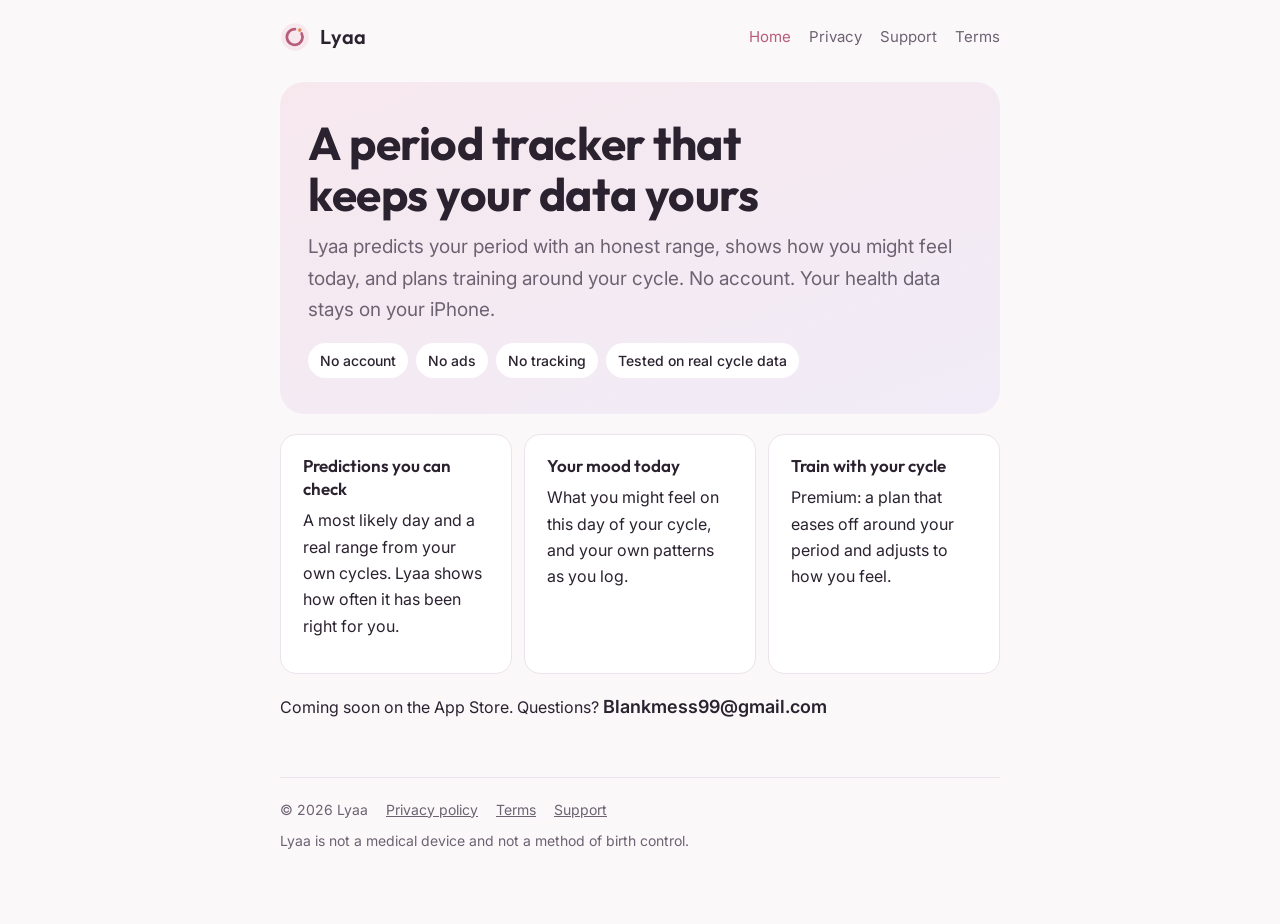
<file: index.html>
<!doctype html>
<html lang="en">
<head>
<meta charset="utf-8">
<meta name="viewport" content="width=device-width, initial-scale=1, viewport-fit=cover">
<title>Lyaa</title>
<meta name="description" content="A private period tracker: honest predictions, your mood today, training with your cycle.">
<link rel="stylesheet" href="https://fonts.googleapis.com/css2?family=Outfit:wght@500;600;700&family=Inter:wght@400;500;600&display=swap">
<link rel="stylesheet" href="style.css">
</head>
<body>
<div class="wrap">
<header class="site"><a class="brand" href="index.html"><svg class="mark" viewBox="0 0 100 100" aria-hidden="true">
<circle cx="50" cy="50" r="46" fill="var(--rose-soft)"/>
<path d="M50 24 A26 26 0 1 0 72 38" fill="none" stroke="var(--rose)" stroke-width="9" stroke-linecap="round"/>
<circle cx="66" cy="27" r="6" fill="#e08a5f"/></svg>Lyaa</a><nav class="site" aria-label="Site"><a href="index.html" aria-current="page">Home</a><a href="privacy.html">Privacy</a><a href="support.html">Support</a><a href="terms.html">Terms</a></nav></header>
<main>

<section class="hero">
<h1>A period tracker that keeps your data yours</h1>
<p class="lede">Lyaa predicts your period with an honest range, shows how you might feel today, and plans training around your cycle. No account. Your health data stays on your iPhone.</p>
<div class="badges"><span>No account</span><span>No ads</span><span>No tracking</span><span>Tested on real cycle data</span></div>
</section>
<div class="grid">
<div class="panel"><h3>Predictions you can check</h3><p>A most likely day and a real range from your own cycles. Lyaa shows how often it has been right for you.</p></div>
<div class="panel"><h3>Your mood today</h3><p>What you might feel on this day of your cycle, and your own patterns as you log.</p></div>
<div class="panel"><h3>Train with your cycle</h3><p>Premium: a plan that eases off around your period and adjusts to how you feel.</p></div>
</div>
<p>Coming soon on the App Store. Questions? <span class="email">Blankmess99@gmail.com</span></p>

</main>
<footer class="site"><span>© 2026 Lyaa</span><a href="privacy.html">Privacy policy</a><a href="terms.html">Terms</a><a href="support.html">Support</a><span>Lyaa is not a medical device and not a method of birth control.</span></footer>
</div>
</body>
</html>
</file>
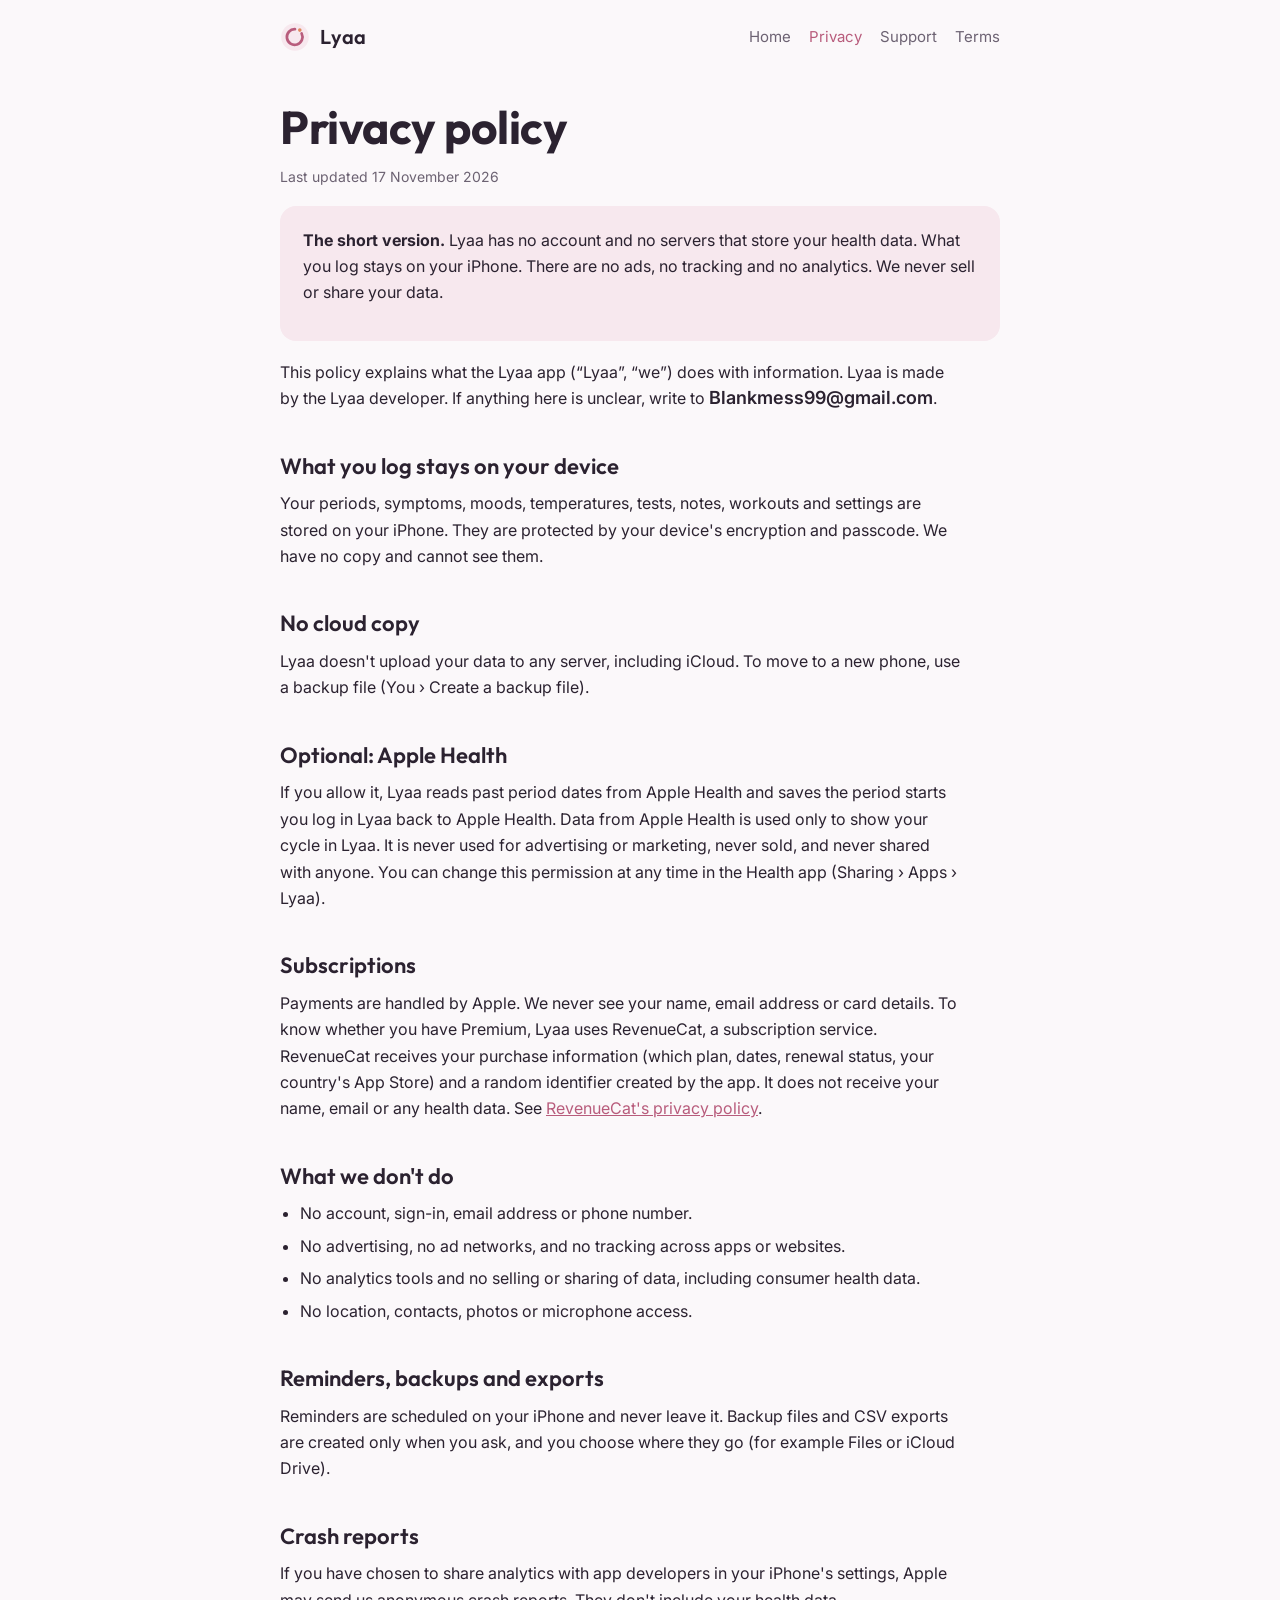
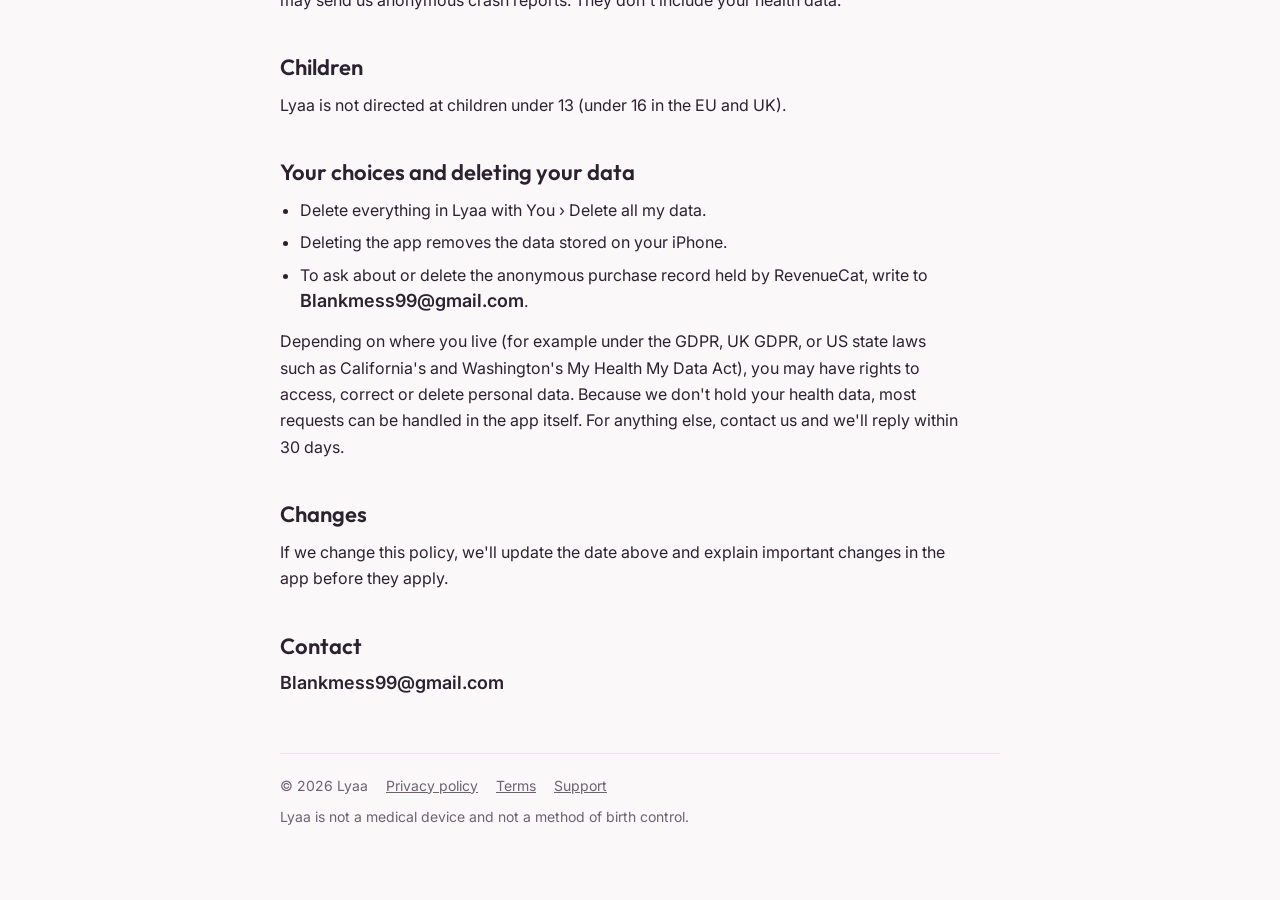
<file: privacy.html>
<!doctype html>
<html lang="en">
<head>
<meta charset="utf-8">
<meta name="viewport" content="width=device-width, initial-scale=1, viewport-fit=cover">
<title>Lyaa Privacy Policy</title>
<meta name="description" content="How Lyaa handles your information: no account, data on your iPhone, no ads or tracking.">
<link rel="stylesheet" href="https://fonts.googleapis.com/css2?family=Outfit:wght@500;600;700&family=Inter:wght@400;500;600&display=swap">
<link rel="stylesheet" href="style.css">
</head>
<body>
<div class="wrap">
<header class="site"><a class="brand" href="index.html"><svg class="mark" viewBox="0 0 100 100" aria-hidden="true">
<circle cx="50" cy="50" r="46" fill="var(--rose-soft)"/>
<path d="M50 24 A26 26 0 1 0 72 38" fill="none" stroke="var(--rose)" stroke-width="9" stroke-linecap="round"/>
<circle cx="66" cy="27" r="6" fill="#e08a5f"/></svg>Lyaa</a><nav class="site" aria-label="Site"><a href="index.html">Home</a><a href="privacy.html" aria-current="page">Privacy</a><a href="support.html">Support</a><a href="terms.html">Terms</a></nav></header>
<main>

<h1>Privacy policy</h1>
<p class="meta">Last updated 17 November 2026</p>
<div class="panel soft">
<p><strong>The short version.</strong> Lyaa has no account and no servers that store your health data. What you log stays on your iPhone. There are no ads, no tracking and no analytics. We never sell or share your data.</p>
</div>

<p>This policy explains what the Lyaa app (“Lyaa”, “we”) does with information. Lyaa is made by the Lyaa developer. If anything here is unclear, write to <span class="email">Blankmess99@gmail.com</span>.</p>

<h2>What you log stays on your device</h2>
<p>Your periods, symptoms, moods, temperatures, tests, notes, workouts and settings are stored on your iPhone. They are protected by your device's encryption and passcode. We have no copy and cannot see them.</p>

<h2>No cloud copy</h2>
<p>Lyaa doesn't upload your data to any server, including iCloud. To move to a new phone, use a backup file (You › Create a backup file).</p>

<h2>Optional: Apple Health</h2>
<p>If you allow it, Lyaa reads past period dates from Apple Health and saves the period starts you log in Lyaa back to Apple Health. Data from Apple Health is used only to show your cycle in Lyaa. It is never used for advertising or marketing, never sold, and never shared with anyone. You can change this permission at any time in the Health app (Sharing › Apps › Lyaa).</p>

<h2>Subscriptions</h2>
<p>Payments are handled by Apple. We never see your name, email address or card details. To know whether you have Premium, Lyaa uses RevenueCat, a subscription service. RevenueCat receives your purchase information (which plan, dates, renewal status, your country's App Store) and a random identifier created by the app. It does not receive your name, email or any health data. See <a href="https://www.revenuecat.com/privacy/">RevenueCat's privacy policy</a>.</p>

<h2>What we don't do</h2>
<ul>
<li>No account, sign-in, email address or phone number.</li>
<li>No advertising, no ad networks, and no tracking across apps or websites.</li>
<li>No analytics tools and no selling or sharing of data, including consumer health data.</li>
<li>No location, contacts, photos or microphone access.</li>
</ul>

<h2>Reminders, backups and exports</h2>
<p>Reminders are scheduled on your iPhone and never leave it. Backup files and CSV exports are created only when you ask, and you choose where they go (for example Files or iCloud Drive).</p>

<h2>Crash reports</h2>
<p>If you have chosen to share analytics with app developers in your iPhone's settings, Apple may send us anonymous crash reports. They don't include your health data.</p>

<h2>Children</h2>
<p>Lyaa is not directed at children under 13 (under 16 in the EU and UK).</p>

<h2>Your choices and deleting your data</h2>
<ul>
<li>Delete everything in Lyaa with You › Delete all my data.</li>
<li>Deleting the app removes the data stored on your iPhone.</li>
<li>To ask about or delete the anonymous purchase record held by RevenueCat, write to <span class="email">Blankmess99@gmail.com</span>.</li>
</ul>
<p>Depending on where you live (for example under the GDPR, UK GDPR, or US state laws such as California's and Washington's My Health My Data Act), you may have rights to access, correct or delete personal data. Because we don't hold your health data, most requests can be handled in the app itself. For anything else, contact us and we'll reply within 30 days.</p>

<h2>Changes</h2>
<p>If we change this policy, we'll update the date above and explain important changes in the app before they apply.</p>

<h2>Contact</h2>
<p><span class="email">Blankmess99@gmail.com</span></p>

</main>
<footer class="site"><span>© 2026 Lyaa</span><a href="privacy.html">Privacy policy</a><a href="terms.html">Terms</a><a href="support.html">Support</a><span>Lyaa is not a medical device and not a method of birth control.</span></footer>
</div>
</body>
</html>
</file>
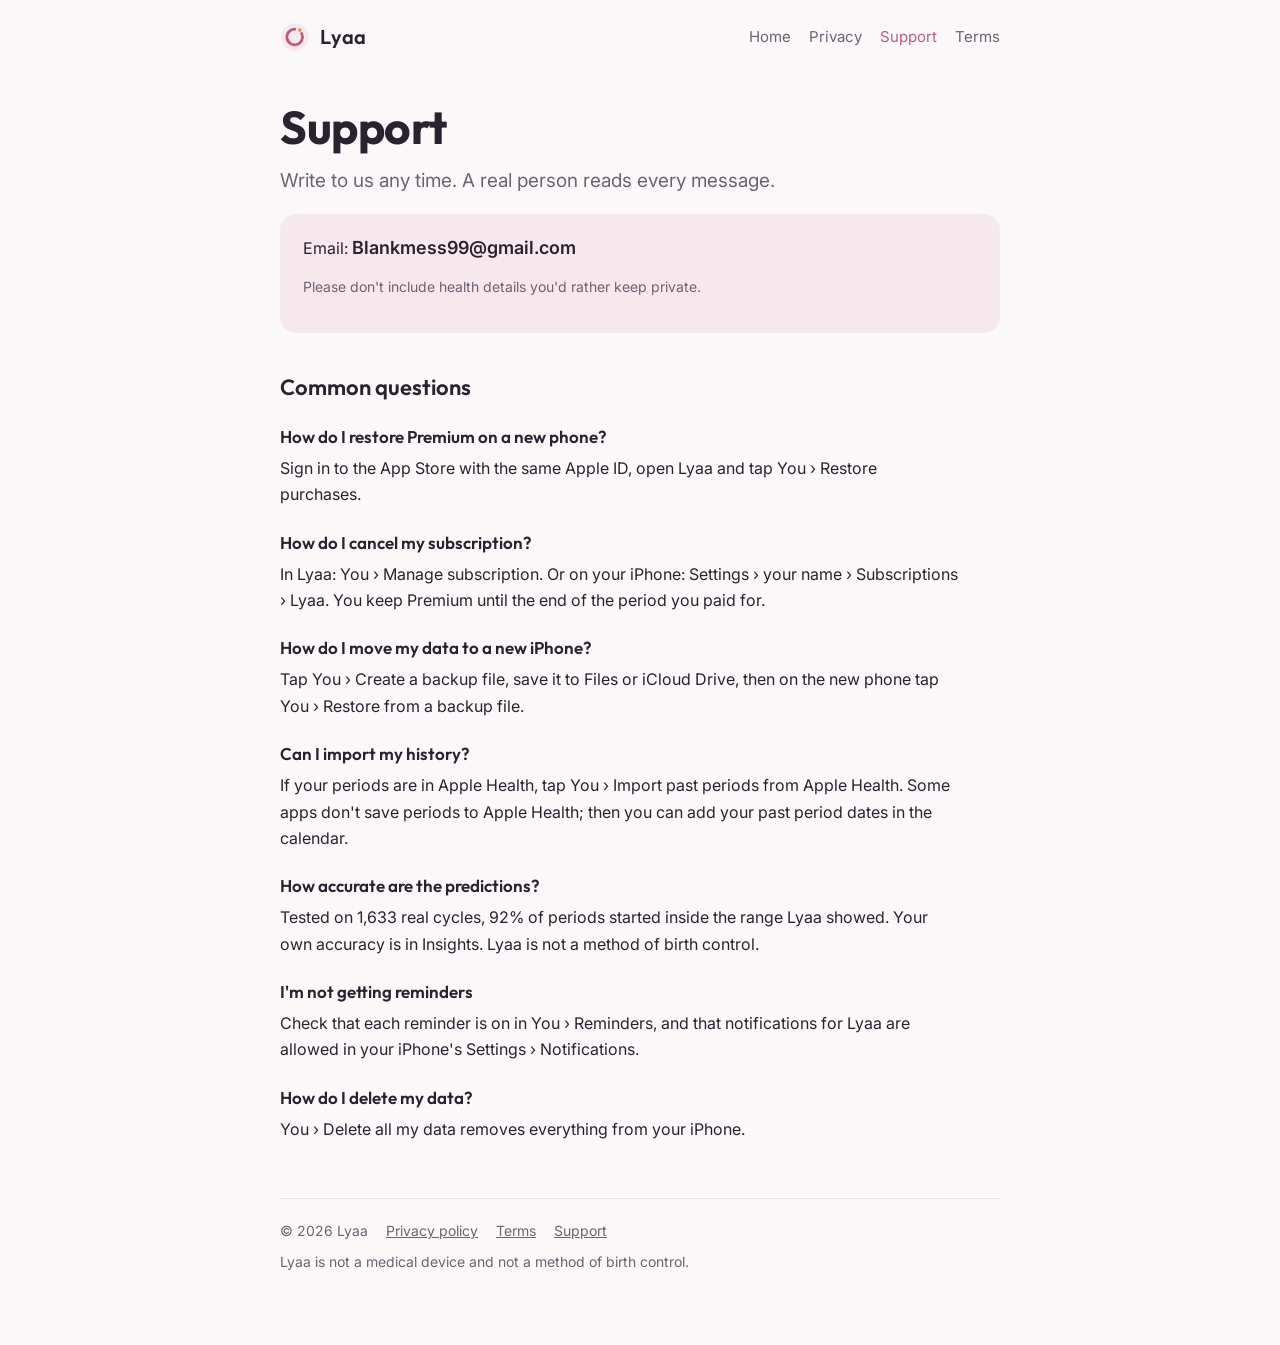
<file: support.html>
<!doctype html>
<html lang="en">
<head>
<meta charset="utf-8">
<meta name="viewport" content="width=device-width, initial-scale=1, viewport-fit=cover">
<title>Lyaa Support</title>
<meta name="description" content="Help with Lyaa: subscriptions, backups, Apple Health and more.">
<link rel="stylesheet" href="https://fonts.googleapis.com/css2?family=Outfit:wght@500;600;700&family=Inter:wght@400;500;600&display=swap">
<link rel="stylesheet" href="style.css">
</head>
<body>
<div class="wrap">
<header class="site"><a class="brand" href="index.html"><svg class="mark" viewBox="0 0 100 100" aria-hidden="true">
<circle cx="50" cy="50" r="46" fill="var(--rose-soft)"/>
<path d="M50 24 A26 26 0 1 0 72 38" fill="none" stroke="var(--rose)" stroke-width="9" stroke-linecap="round"/>
<circle cx="66" cy="27" r="6" fill="#e08a5f"/></svg>Lyaa</a><nav class="site" aria-label="Site"><a href="index.html">Home</a><a href="privacy.html">Privacy</a><a href="support.html" aria-current="page">Support</a><a href="terms.html">Terms</a></nav></header>
<main>

<h1>Support</h1>
<p class="lede">Write to us any time. A real person reads every message.</p>
<div class="panel soft"><p>Email: <span class="email">Blankmess99@gmail.com</span></p><p class="meta">Please don't include health details you'd rather keep private.</p></div>

<h2>Common questions</h2>
<h3>How do I restore Premium on a new phone?</h3>
<p>Sign in to the App Store with the same Apple ID, open Lyaa and tap You › Restore purchases.</p>
<h3>How do I cancel my subscription?</h3>
<p>In Lyaa: You › Manage subscription. Or on your iPhone: Settings › your name › Subscriptions › Lyaa. You keep Premium until the end of the period you paid for.</p>
<h3>How do I move my data to a new iPhone?</h3>
<p>Tap You › Create a backup file, save it to Files or iCloud Drive, then on the new phone tap You › Restore from a backup file.</p>
<h3>Can I import my history?</h3>
<p>If your periods are in Apple Health, tap You › Import past periods from Apple Health. Some apps don't save periods to Apple Health; then you can add your past period dates in the calendar.</p>
<h3>How accurate are the predictions?</h3>
<p>Tested on 1,633 real cycles, 92% of periods started inside the range Lyaa showed. Your own accuracy is in Insights. Lyaa is not a method of birth control.</p>
<h3>I'm not getting reminders</h3>
<p>Check that each reminder is on in You › Reminders, and that notifications for Lyaa are allowed in your iPhone's Settings › Notifications.</p>
<h3>How do I delete my data?</h3>
<p>You › Delete all my data removes everything from your iPhone.</p>

</main>
<footer class="site"><span>© 2026 Lyaa</span><a href="privacy.html">Privacy policy</a><a href="terms.html">Terms</a><a href="support.html">Support</a><span>Lyaa is not a medical device and not a method of birth control.</span></footer>
</div>
</body>
</html>
</file>
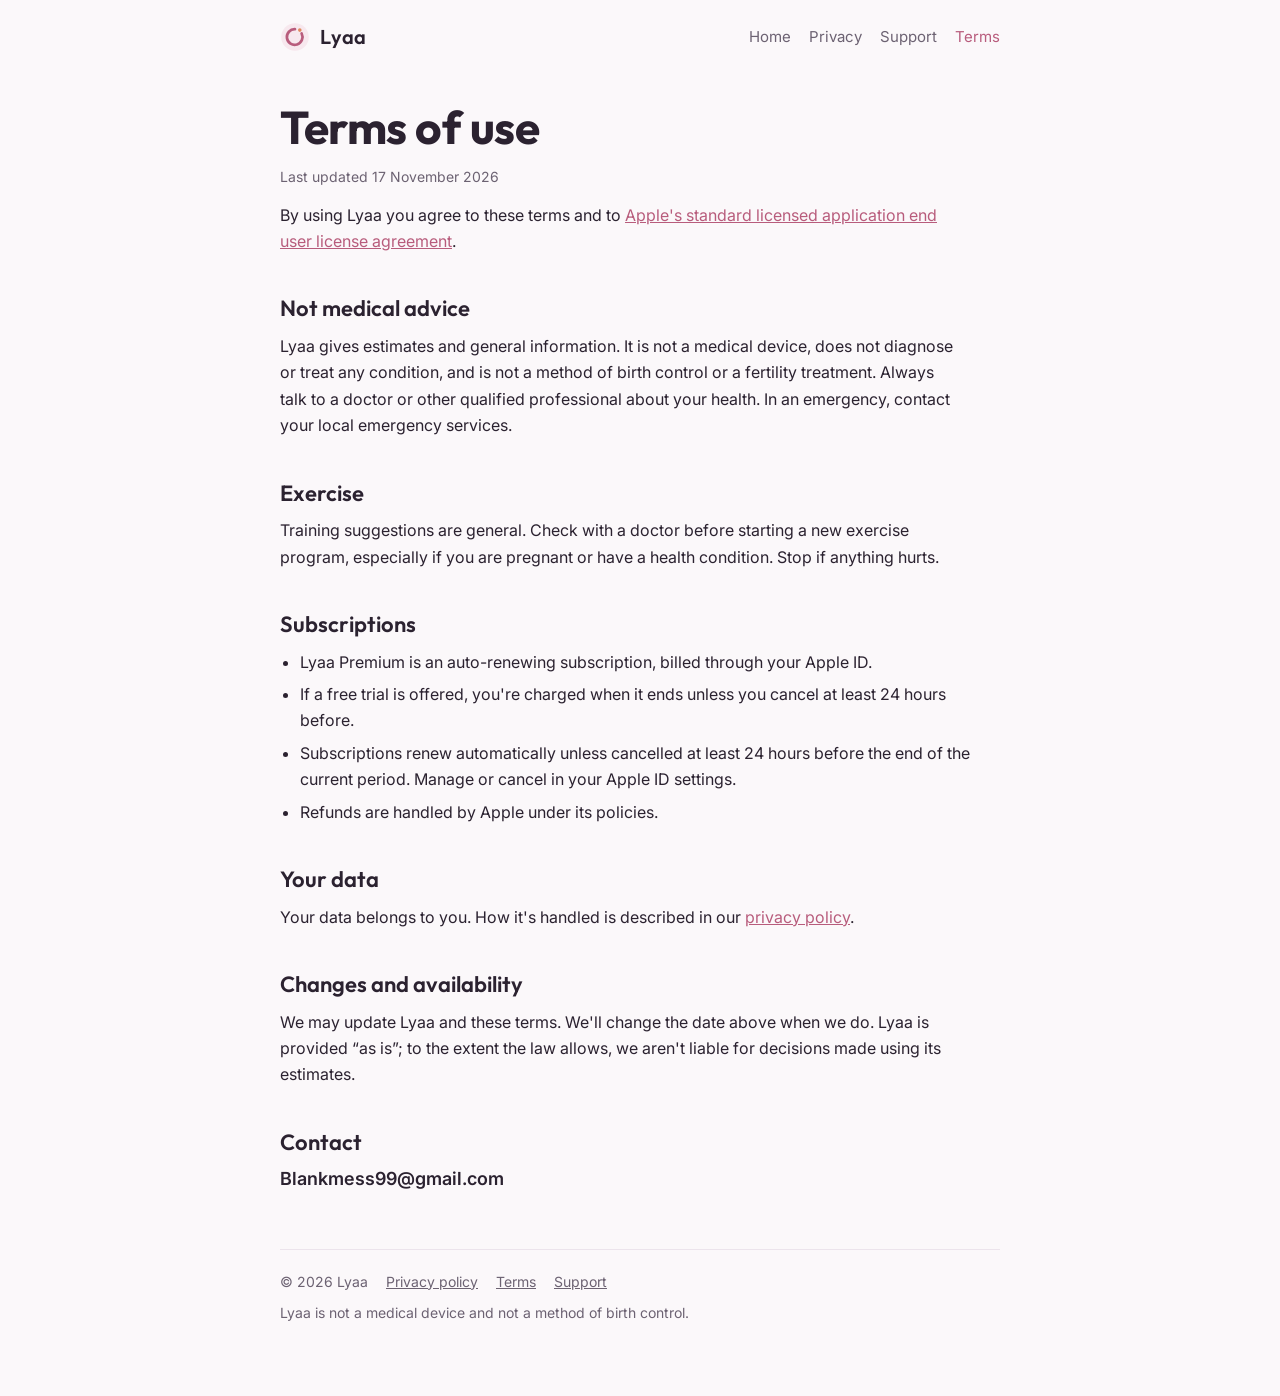
<file: terms.html>
<!doctype html>
<html lang="en">
<head>
<meta charset="utf-8">
<meta name="viewport" content="width=device-width, initial-scale=1, viewport-fit=cover">
<title>Lyaa Terms of Use</title>
<meta name="description" content="Terms of use for the Lyaa app.">
<link rel="stylesheet" href="https://fonts.googleapis.com/css2?family=Outfit:wght@500;600;700&family=Inter:wght@400;500;600&display=swap">
<link rel="stylesheet" href="style.css">
</head>
<body>
<div class="wrap">
<header class="site"><a class="brand" href="index.html"><svg class="mark" viewBox="0 0 100 100" aria-hidden="true">
<circle cx="50" cy="50" r="46" fill="var(--rose-soft)"/>
<path d="M50 24 A26 26 0 1 0 72 38" fill="none" stroke="var(--rose)" stroke-width="9" stroke-linecap="round"/>
<circle cx="66" cy="27" r="6" fill="#e08a5f"/></svg>Lyaa</a><nav class="site" aria-label="Site"><a href="index.html">Home</a><a href="privacy.html">Privacy</a><a href="support.html">Support</a><a href="terms.html" aria-current="page">Terms</a></nav></header>
<main>

<h1>Terms of use</h1>
<p class="meta">Last updated 17 November 2026</p>
<p>By using Lyaa you agree to these terms and to <a href="https://www.apple.com/legal/internet-services/itunes/dev/stdeula/">Apple's standard licensed application end user license agreement</a>.</p>

<h2>Not medical advice</h2>
<p>Lyaa gives estimates and general information. It is not a medical device, does not diagnose or treat any condition, and is not a method of birth control or a fertility treatment. Always talk to a doctor or other qualified professional about your health. In an emergency, contact your local emergency services.</p>

<h2>Exercise</h2>
<p>Training suggestions are general. Check with a doctor before starting a new exercise program, especially if you are pregnant or have a health condition. Stop if anything hurts.</p>

<h2>Subscriptions</h2>
<ul>
<li>Lyaa Premium is an auto-renewing subscription, billed through your Apple ID.</li>
<li>If a free trial is offered, you're charged when it ends unless you cancel at least 24 hours before.</li>
<li>Subscriptions renew automatically unless cancelled at least 24 hours before the end of the current period. Manage or cancel in your Apple ID settings.</li>
<li>Refunds are handled by Apple under its policies.</li>
</ul>

<h2>Your data</h2>
<p>Your data belongs to you. How it's handled is described in our <a href="privacy.html">privacy policy</a>.</p>

<h2>Changes and availability</h2>
<p>We may update Lyaa and these terms. We'll change the date above when we do. Lyaa is provided “as is”; to the extent the law allows, we aren't liable for decisions made using its estimates.</p>

<h2>Contact</h2>
<p><span class="email">Blankmess99@gmail.com</span></p>

</main>
<footer class="site"><span>© 2026 Lyaa</span><a href="privacy.html">Privacy policy</a><a href="terms.html">Terms</a><a href="support.html">Support</a><span>Lyaa is not a medical device and not a method of birth control.</span></footer>
</div>
</body>
</html>
</file>
<file: style.css>
/* Ebb site. Palette follows the app: dusty rose accent, soft lavender wash, warm ink. */
:root {
  --bg: #fbf8fa;
  --surface: #ffffff;
  --ink: #2b2230;
  --muted: #6c6272;
  --line: #ece4ec;
  --rose: #b85c7c;
  --rose-soft: #f7e8ee;
  --lavender: #f1ecf7;
  --sage: #4f8a72;
  --font-display: "Outfit", "Avenir Next", system-ui, sans-serif;
  --font-body: "Inter", -apple-system, "Segoe UI", sans-serif;
}
@media (prefers-color-scheme: dark) {
  :root:not([data-theme="light"]) {
    --bg: #18141a; --surface: #221d25; --ink: #efe8f1; --muted: #a99fae; --line: #3a3240;
    --rose: #e79bb5; --rose-soft: #3b2530; --lavender: #2a2531; --sage: #8fcdb1; color-scheme: dark;
  }
}
:root[data-theme="dark"] {
  --bg: #18141a; --surface: #221d25; --ink: #efe8f1; --muted: #a99fae; --line: #3a3240;
  --rose: #e79bb5; --rose-soft: #3b2530; --lavender: #2a2531; --sage: #8fcdb1; color-scheme: dark;
}
* { box-sizing: border-box; }
body { margin: 0; background: var(--bg); color: var(--ink); font: 16px/1.65 var(--font-body); }
.wrap { max-width: 760px; margin: 0 auto; padding-block: 0 72px;
  padding-left: max(20px, env(safe-area-inset-left, 0px)); padding-right: max(20px, env(safe-area-inset-right, 0px)); }
header.site { display: flex; align-items: center; justify-content: space-between; gap: 16px; flex-wrap: wrap; padding: 22px 0; }
.brand { display: flex; align-items: center; gap: 10px; text-decoration: none; color: var(--ink); font: 600 20px/1 var(--font-display); }
.mark { width: 30px; height: 30px; }
nav.site { display: flex; gap: 18px; flex-wrap: wrap; font-size: 15px; }
nav.site a { color: var(--muted); text-decoration: none; }
nav.site a[aria-current="page"], nav.site a:hover, nav.site a:focus-visible { color: var(--rose); }
h1 { font: 700 clamp(32px, 6vw, 46px)/1.1 var(--font-display); margin: 28px 0 12px; text-wrap: balance; letter-spacing: -.01em; }
h2 { font: 600 22px/1.3 var(--font-display); margin: 40px 0 10px; text-wrap: balance; }
h3 { font: 600 17px/1.35 var(--font-display); margin: 24px 0 6px; }
p, li { max-width: 68ch; }
p { margin: 0 0 14px; }
ul { padding-left: 20px; margin: 0 0 14px; display: grid; gap: 6px; }
a { color: var(--rose); }
.lede { font-size: 19px; color: var(--muted); max-width: 58ch; }
.meta { color: var(--muted); font-size: 14px; }
.panel { background: var(--surface); border: 1px solid var(--line); border-radius: 16px; padding: 20px 22px; margin: 18px 0; }
.panel.soft { background: var(--rose-soft); border-color: transparent; }
.grid { display: grid; grid-template-columns: repeat(auto-fit, minmax(210px, 1fr)); gap: 12px; margin: 20px 0; }
.grid .panel { margin: 0; }
.grid h3 { margin-top: 0; }
.table-box { overflow-x: auto; border: 1px solid var(--line); border-radius: 14px; background: var(--surface); margin: 16px 0; }
table { border-collapse: collapse; width: 100%; min-width: 520px; font-size: 15px; }
th, td { text-align: left; vertical-align: top; padding: 11px 14px; border-bottom: 1px solid var(--line); }
th { font-weight: 600; color: var(--muted); font-size: 13px; background: var(--bg); }
tr:last-child td { border-bottom: 0; }
.email { font: 600 18px/1.3 var(--font-body); user-select: all; color: var(--ink); }
.hero { background: linear-gradient(160deg, var(--rose-soft), var(--lavender)); border-radius: 24px; padding: 36px 28px; margin-top: 8px; }
.hero h1 { margin-top: 0; }
.badges { display: flex; flex-wrap: wrap; gap: 8px; margin-top: 18px; }
.badges span { background: var(--surface); border-radius: 999px; padding: 6px 12px; font-size: 14px; font-weight: 500; }
footer.site { margin-top: 56px; padding-top: 20px; border-top: 1px solid var(--line); color: var(--muted); font-size: 14px; display: flex; flex-wrap: wrap; gap: 8px 18px; }
footer.site a { color: var(--muted); }
:focus-visible { outline: 2px solid var(--rose); outline-offset: 2px; border-radius: 4px; }
</file>
